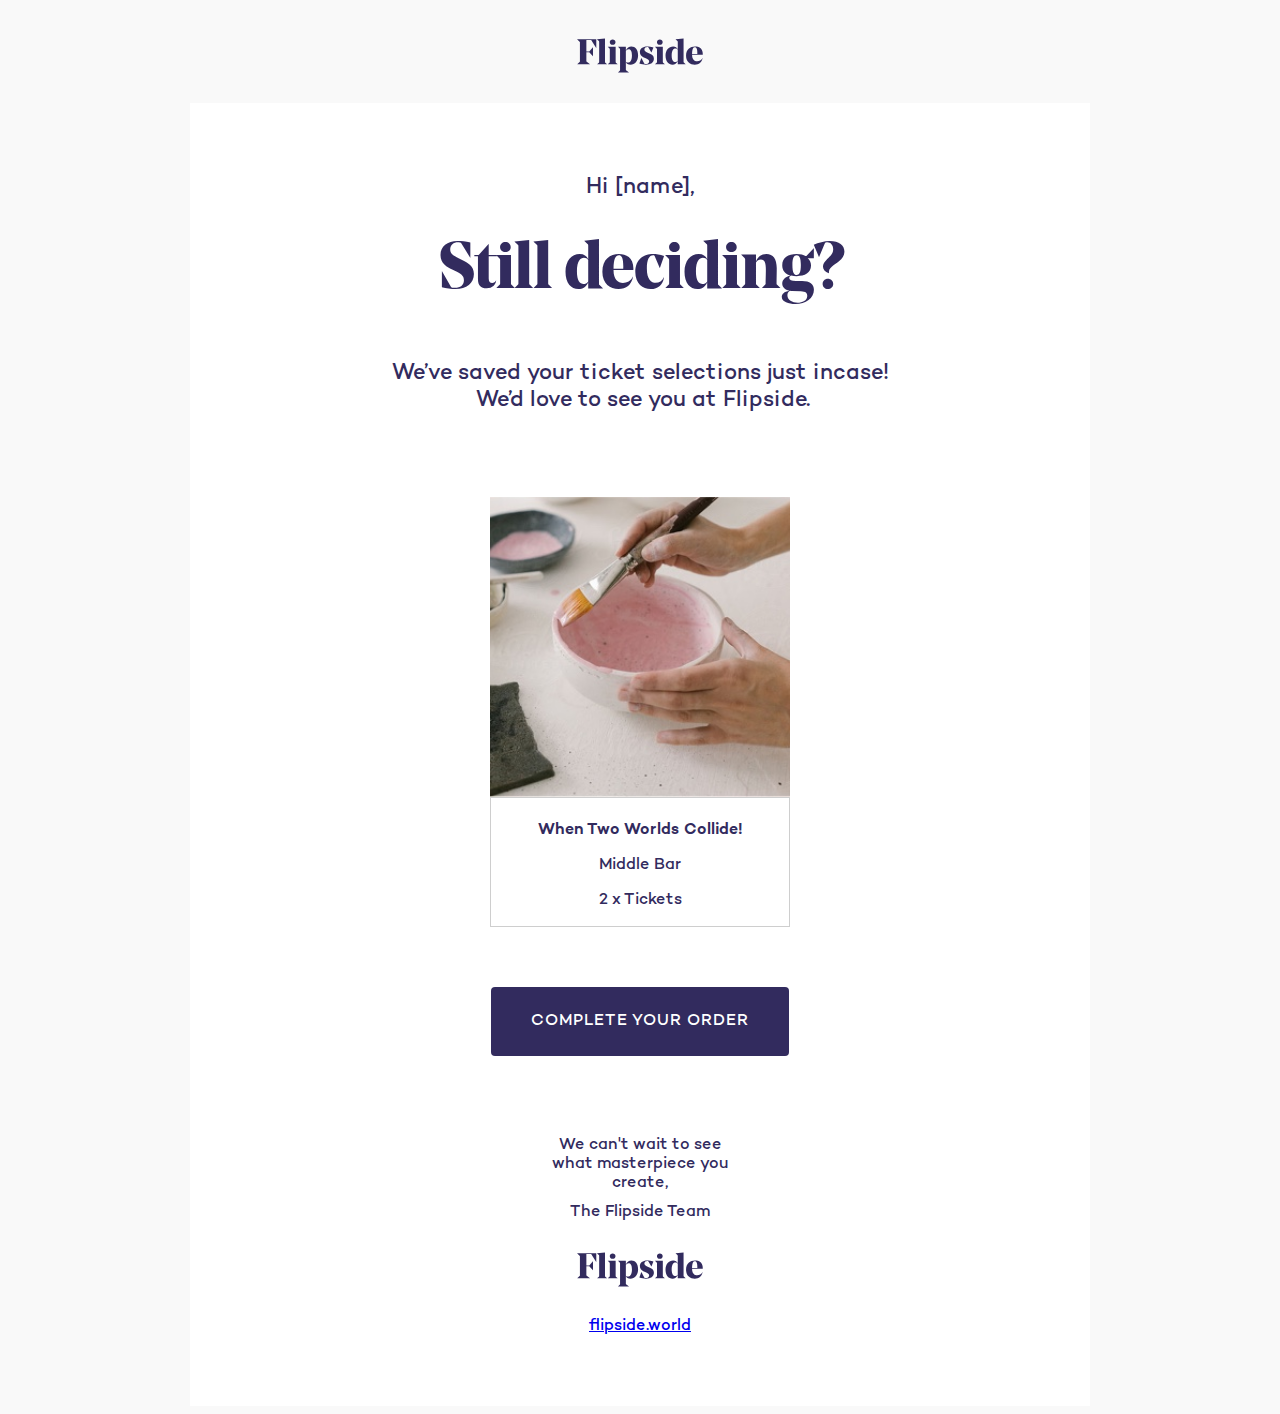
<file: cartabandonment.html>
<!DOCTYPE html PUBLIC "-//W3C//DTD XHTML 1.0 Transitional//EN"
"http://www.w3.org/TR/xhtml1/DTD/xhtml1-transitional.dtd">

<html xmlns="http://www.w3.org/1999/xhtml" lang="en" xml:lang="en">
  <head>
    <link rel="stylesheet" type="text/css" href="css/app.css">
    <meta http-equiv="Content-Type" content="text/html; charset=utf-8">
    <meta name="viewport" content="width=device-width">
    <title>Cart Abandonment</title>
    <!-- <style> -->
  </head>
  <body>
    <div class="header">
      <img src="img/logo.svg">
    </div>
    <div class="email-body">
      <div class="row">
        <h3 class="text-center">Hi [name],</h3>
        <h1 class="text-center larger-heading">Still deciding?</h1>
        <h3 class="text-center">We’ve saved your ticket selections just incase!<br> We’d love to see you at Flipside.</h3>
      </div>
      <div class="row">
        <div class="event-card">
          <div class="event-card--image" style="background-image: url('img/eventimage.jpg');"></div>
          <div class="event-card--details">
            <h4>When Two Worlds Collide!</h4>
            <p>Middle Bar</p>
            <p>2 x Tickets</p>
          </div>
        </div>
      </div>
      <div class="row text-center">
        <a href="#" class="button">Complete your Order</a>
      </div>
      <div class="footer text-center">
        <p>We can't wait to see what masterpiece you create,</p>
        <p>The Flipside Team</p>
        <img src="img/logo.svg">
        <a href="http://flipside.world">flipside.world</a>
      </div>
    </div>
  </body>
</html>
</file>
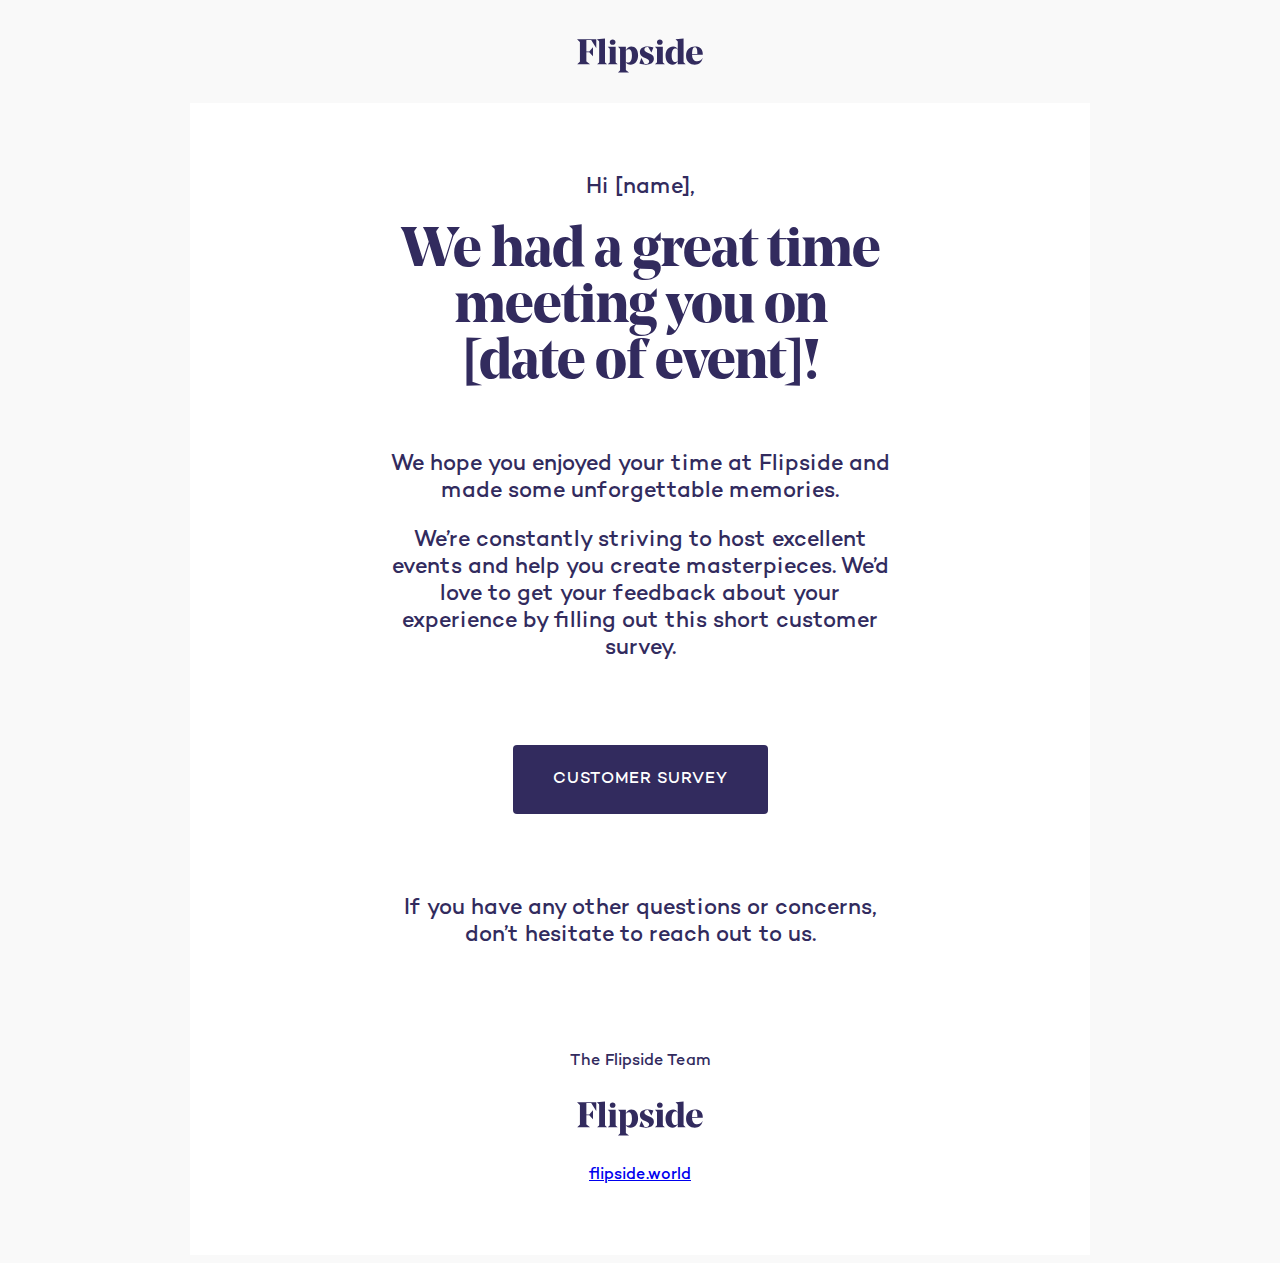
<file: feedback.html>
<!DOCTYPE html PUBLIC "-//W3C//DTD XHTML 1.0 Transitional//EN"
"http://www.w3.org/TR/xhtml1/DTD/xhtml1-transitional.dtd">

<html xmlns="http://www.w3.org/1999/xhtml" lang="en" xml:lang="en">
  <head>
    <link rel="stylesheet" type="text/css" href="css/app.css">
    <meta http-equiv="Content-Type" content="text/html; charset=utf-8">
    <meta name="viewport" content="width=device-width">
    <title>Feedback</title>
    <!-- <style> -->
  </head>
  <body>
    <div class="header">
      <img src="img/logo.svg">
    </div>
    <div class="email-body">
      <div class="row">
        <h3 class="text-center">Hi [name],</h3>
        <h1 class="text-center">We had a great time meeting you on<br> [date of event]!</h1>
        <h3 class="text-center">We hope you enjoyed your time at Flipside and made some unforgettable memories.</h3>
        <h3 class="text-center">We’re constantly striving to host excellent events and help you create masterpieces. We’d love to get your feedback about your experience by filling out this short customer survey.</h3>
      </div>
      <div class="row text-center">
        <a href="#" class="button">Customer Survey</a>
      </div>
      <div class="row">
        <h3 class="text-center">If you have any other questions or concerns, don’t hesitate to reach out to us.</h3>
      </div>
      <div class="footer text-center">
        <p>The Flipside Team</p>
        <img src="img/logo.svg">
        <a href="http://flipside.world">flipside.world</a>
      </div>
    </div>
  </body>
</html>
</file>
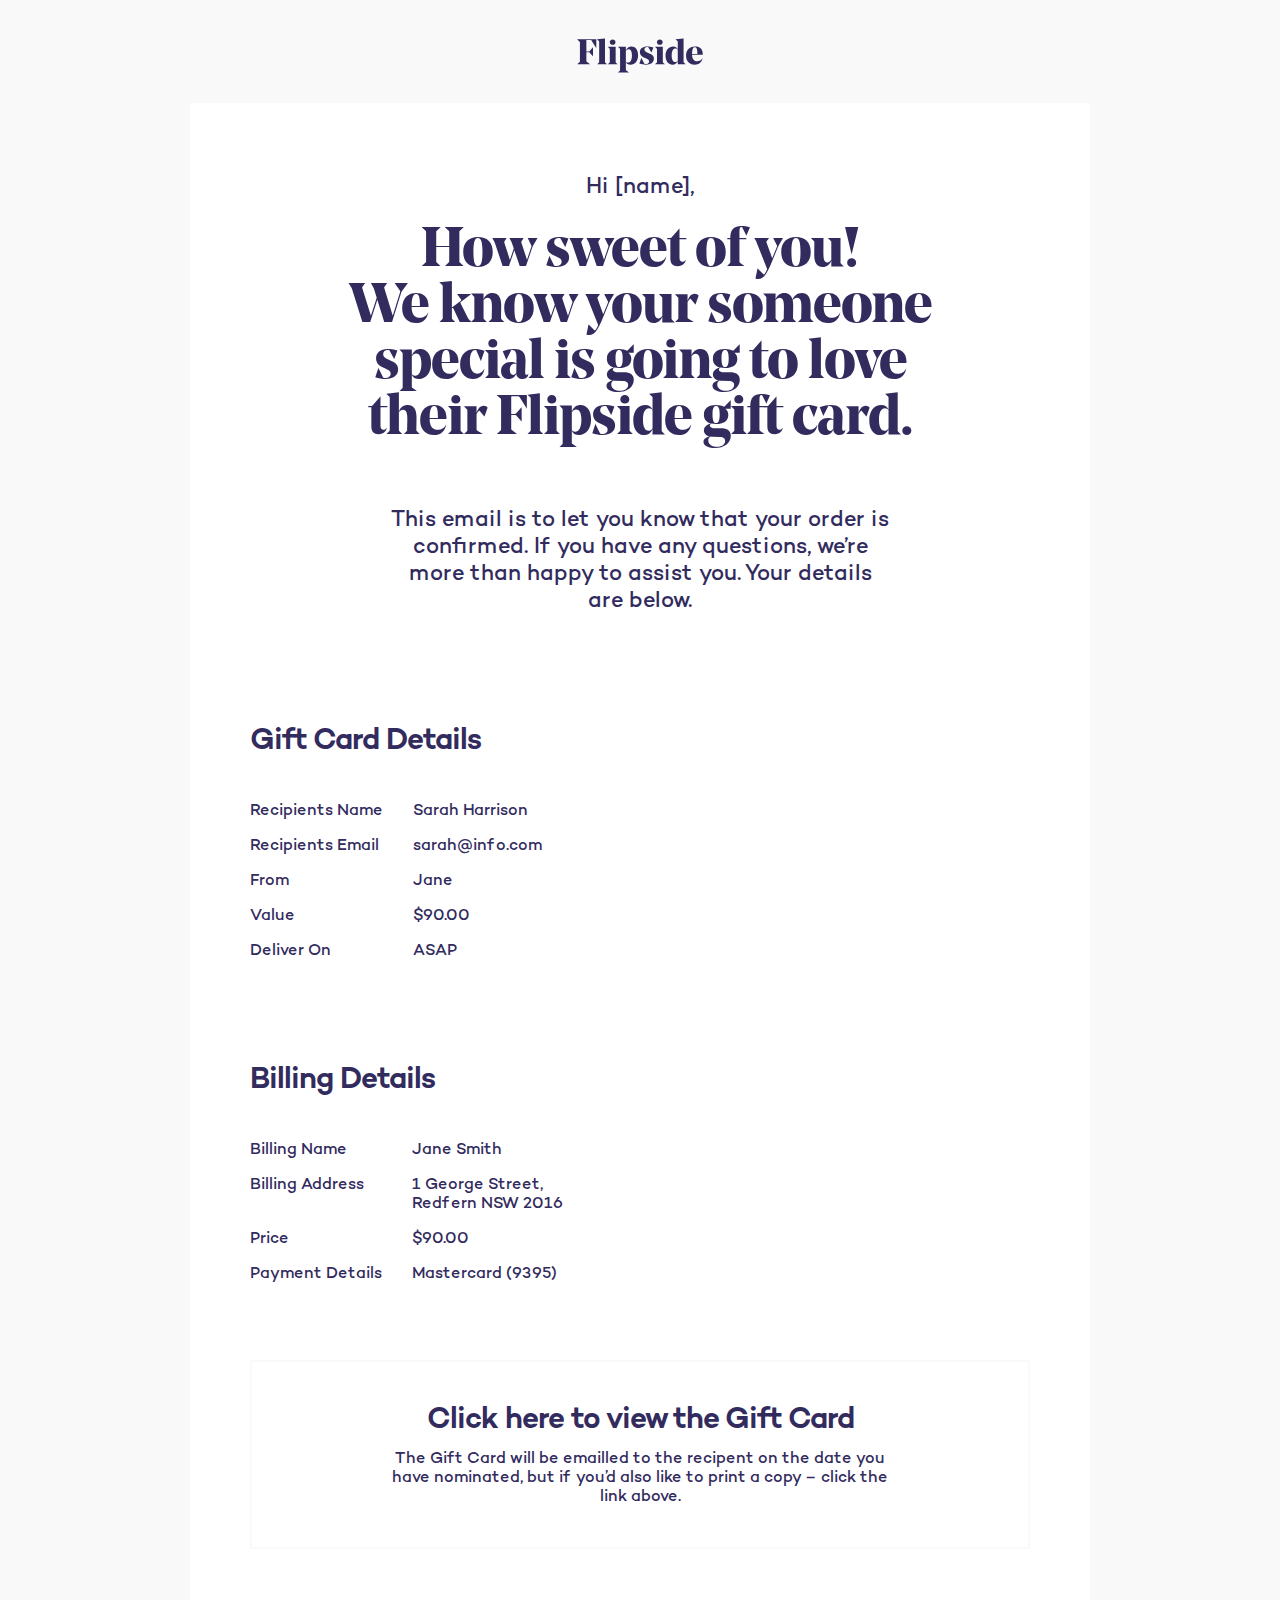
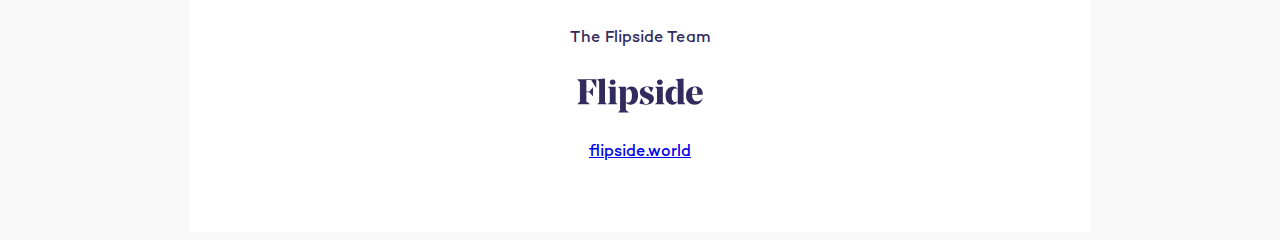
<file: giftcardconfirmation.html>
<!DOCTYPE html PUBLIC "-//W3C//DTD XHTML 1.0 Transitional//EN"
"http://www.w3.org/TR/xhtml1/DTD/xhtml1-transitional.dtd">

<html xmlns="http://www.w3.org/1999/xhtml" lang="en" xml:lang="en">
  <head>
    <link rel="stylesheet" type="text/css" href="css/app.css">
    <meta http-equiv="Content-Type" content="text/html; charset=utf-8">
    <meta name="viewport" content="width=device-width">
    <title>Gift Card Confirmation</title>
    <!-- <style> -->
  </head>
  <body>
    <div class="header">
      <img src="img/logo.svg">
    </div>
    <div class="email-body">
      <div class="row">
        <h3 class="text-center">Hi [name],</h3>
        <h1 class="text-center">How sweet of you! <br>We know your someone special is going to love their Flipside gift card.</h1>
        <h3 class="text-center">This email is to let you know that your order is confirmed. If you have any questions, we’re more than happy to assist you. Your details are below.</h3>
      </div>
      <div class="row">
        <h2>Gift Card Details</h2>
        <div class="column-wrapper">
          <div class="column">
            <p>Recipients Name</p>
            <p>Recipients Email</p>
            <p>From</p>
            <p>Value</p>
            <p>Deliver On</p>
          </div>
          <div class="column">
            <p>Sarah Harrison</p>
            <p>sarah@info.com</p>
            <p>Jane</p>
            <p>$90.00</p>
            <p>ASAP</p>
          </div>
        </div>
      </div>
      <div class="row">
        <h2>Billing Details</h2>
        <div class="column-wrapper">
          <div class="column">
            <p>Billing Name</p>
            <p>Billing Address<br><br></p>
            <p>Price</p>
            <p>Payment Details</p>

          </div>
          <div class="column">
            <p>Jane Smith</p>
            <p>1 George Street,<br>Redfern NSW 2016</p>
            <p>$90.00</p>
            <p>Mastercard (9395)</p>
          </div>
        </div>
      </div>
      <div class="row">
        <div class="cta">
          <h2>Click here to view the Gift Card</h2>
          <p>The Gift Card will be emailled to the recipent on the date you have nominated, but if you’d also like to print a copy – click the link above.</p>
        </div>
      </div>
      <div class="footer text-center">
        <p>The Flipside Team</p>
        <img src="img/logo.svg">
        <a href="http://flipside.world">flipside.world</a>
      </div>
    </div>
  </body>
</html>
</file>
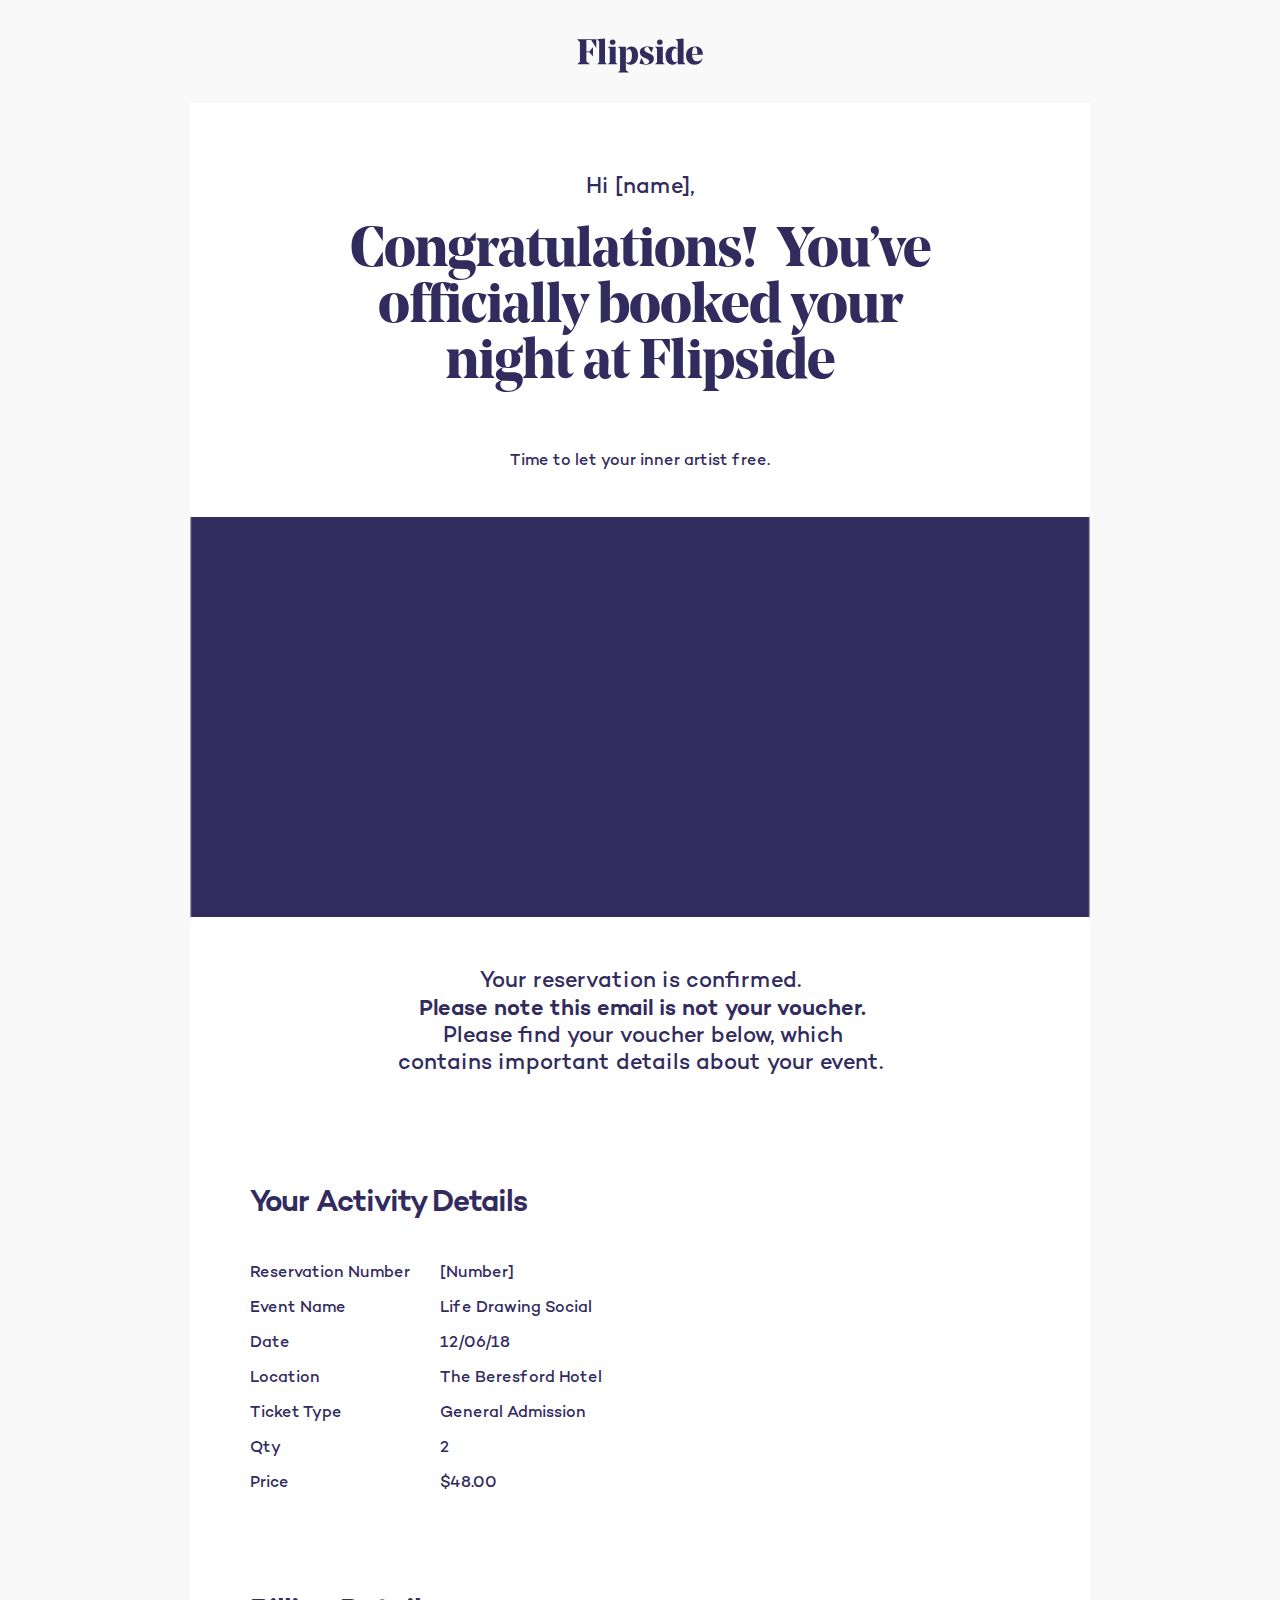
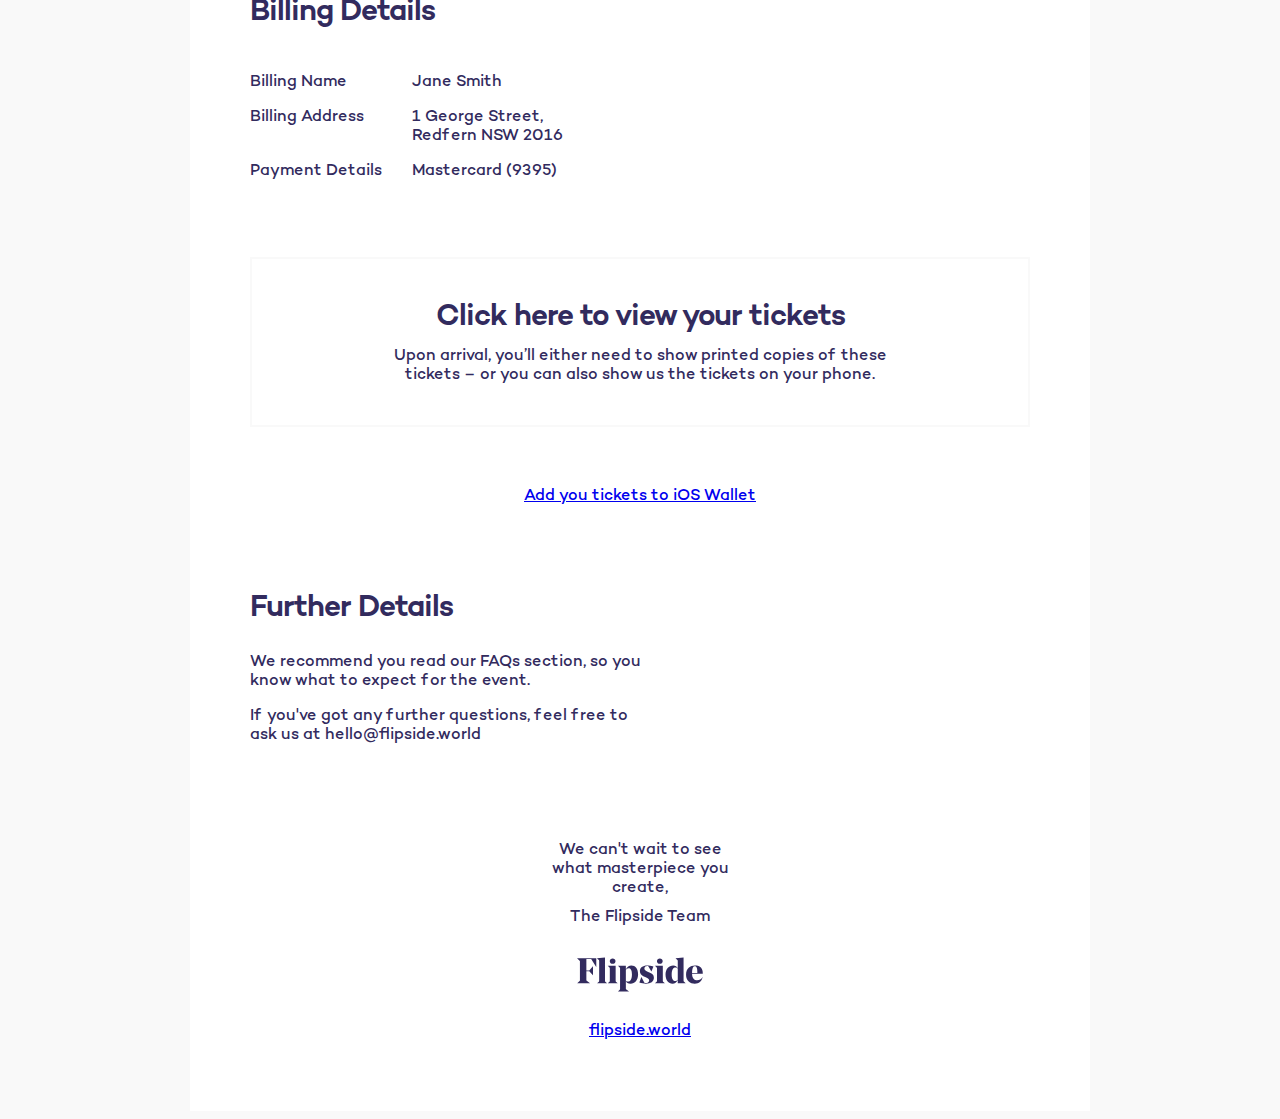
<file: orderconfirmation.html>
<!DOCTYPE html PUBLIC "-//W3C//DTD XHTML 1.0 Transitional//EN"
"http://www.w3.org/TR/xhtml1/DTD/xhtml1-transitional.dtd">

<html xmlns="http://www.w3.org/1999/xhtml" lang="en" xml:lang="en">
  <head>
    <link rel="stylesheet" type="text/css" href="css/app.css">
    <meta http-equiv="Content-Type" content="text/html; charset=utf-8">
    <meta name="viewport" content="width=device-width">
    <title>Order Confirmation</title>
    <!-- <style> -->
  </head>
  <body>
    <div class="header">
      <img src="img/logo.svg">
    </div>
    <div class="email-body">
      <div class="row">
        <h3 class="text-center">Hi [name],</h3>
        <h1 class="text-center">Congratulations!  You’ve officially booked your night at Flipside</h1>
        <p class="text-center">Time to let your inner artist free.</p>
      </div>
      <div class="hero-image" style="background-image: url('img/placeholder.png');"></div>
      <div class="row">
        <h3 class="text-center">Your reservation is confirmed.<br>  <em>Please note this email is not your voucher.</em><br>  Please find your voucher below, which contains important details about your event.</h2>
      </div>
      <div class="row">
        <h2>Your Activity Details</h2>
        <div class="column-wrapper">
          <div class="column">
            <p>Reservation Number</p>
            <p>Event Name</p>
            <p>Date</p>
            <p>Location</p>
            <p>Ticket Type</p>
            <p>Qty</p>
            <p>Price</p>
          </div>
          <div class="column">
            <p>[Number]</p>
            <p>Life Drawing Social</p>
            <p>12/06/18</p>
            <p>The Beresford Hotel</p>
            <p>General Admission</p>
            <p>2</p>
            <p>$48.00</p>
          </div>
        </div>
      </div>
      <div class="row">
        <h2>Billing Details</h2>
        <div class="column-wrapper">
          <div class="column">
            <p>Billing Name</p>
            <p>Billing Address<br><br></p>
            <p>Payment Details</p>

          </div>
          <div class="column">
            <p>Jane Smith</p>
            <p>1 George Street,<br>Redfern NSW 2016</p>
            <p>Mastercard (9395)</p>
          </div>
        </div>
      </div>
      <div class="row">
        <div class="cta">
          <h2>Click here to view your tickets</h2>
          <p>Upon arrival, you’ll either need to show printed copies of these tickets – or you can also show us the tickets on your phone.</p>
        </div>
      </div>
      <div class="row text-center">
        <a href="#">Add you tickets to iOS Wallet</a>
      </div>
      <div class="row">
        <h2>Further Details</h2>
        <p>We recommend you read our FAQs section, so you know what to expect for the event.</p>
        <p>If you've got any further questions, feel free to ask us at hello@flipside.world</p>
      </div>
      <div class="footer text-center">
        <p>We can't wait to see what masterpiece you create,</p>
        <p>The Flipside Team</p>
        <img src="img/logo.svg">
        <a href="http://flipside.world">flipside.world</a>
      </div>
    </div>
  </body>
</html>
</file>
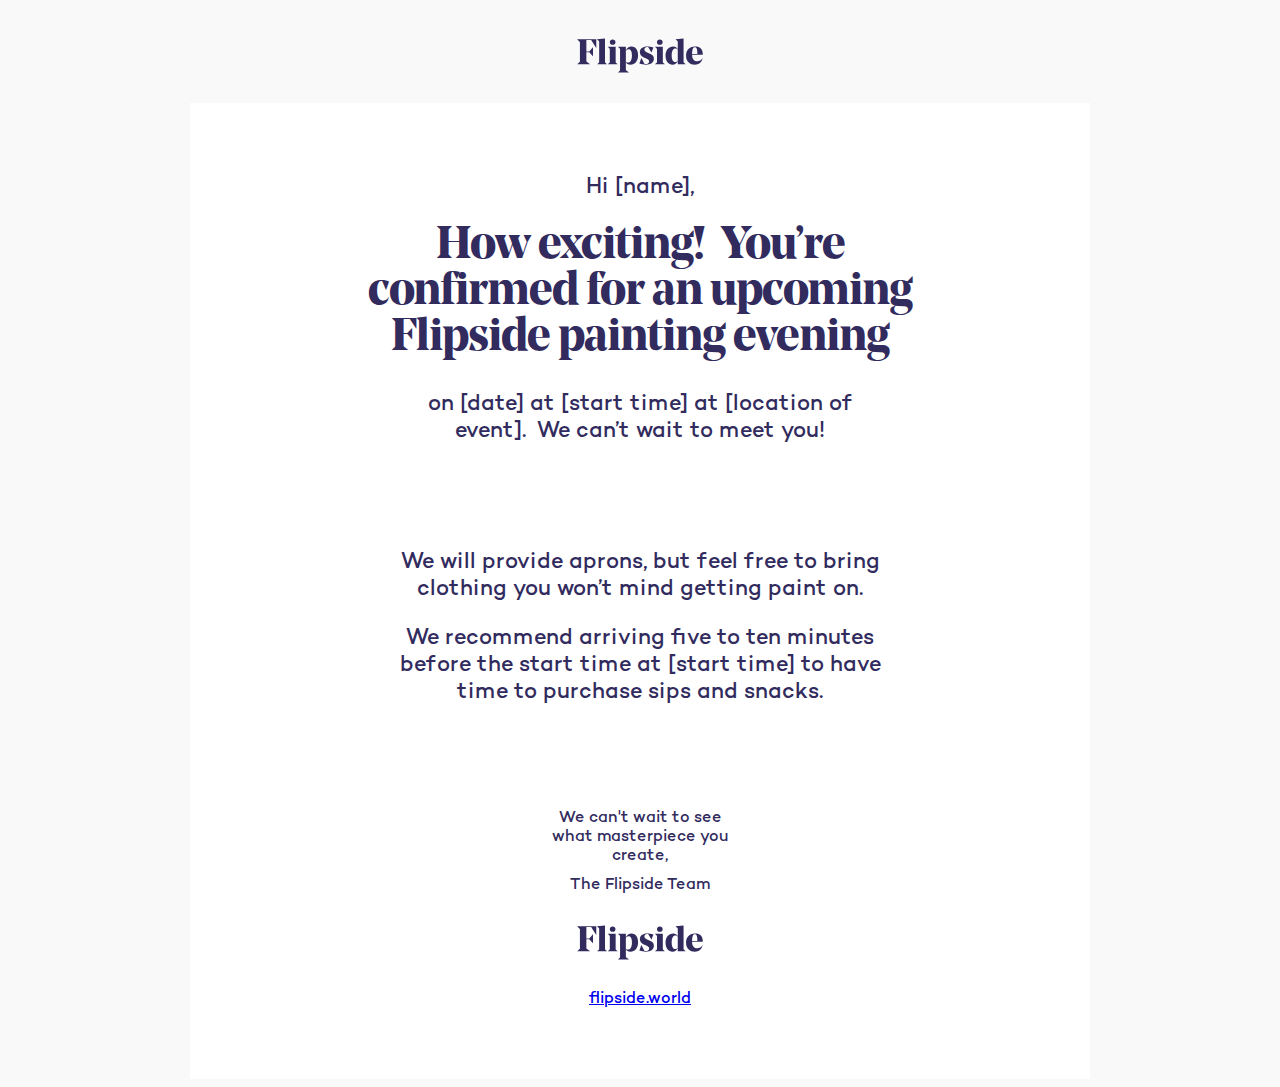
<file: reminder.html>
<!DOCTYPE html PUBLIC "-//W3C//DTD XHTML 1.0 Transitional//EN"
"http://www.w3.org/TR/xhtml1/DTD/xhtml1-transitional.dtd">

<html xmlns="http://www.w3.org/1999/xhtml" lang="en" xml:lang="en">
  <head>
    <link rel="stylesheet" type="text/css" href="css/app.css">
    <meta http-equiv="Content-Type" content="text/html; charset=utf-8">
    <meta name="viewport" content="width=device-width">
    <title>Reminder</title>
    <!-- <style> -->
  </head>
  <body>
    <div class="header">
      <img src="img/logo.svg">
    </div>
    <div class="email-body">
      <div class="row">
        <h3 class="text-center">Hi [name],</h3>
        <h1 class="text-center smaller-heading">How exciting!  You’re confirmed for an upcoming Flipside painting evening</h1>
        <h3 class="text-center">on [date] at [start time] at [location of event].  We can’t wait to meet you!</h3>
      </div>
      <div class="row text-center">
        <h3 class="text-center">We will provide aprons, but feel free to bring clothing you won’t mind getting paint on.</h3>
        <h3 class="text-center">We recommend arriving five to ten minutes before the start time at [start time] to have time to purchase sips and snacks.</h3>
      </div>
      <div class="footer text-center">
        <p>We can't wait to see what masterpiece you create,</p>
        <p>The Flipside Team</p>
        <img src="img/logo.svg">
        <a href="http://flipside.world">flipside.world</a>
      </div>
    </div>
  </body>
</html>
</file>
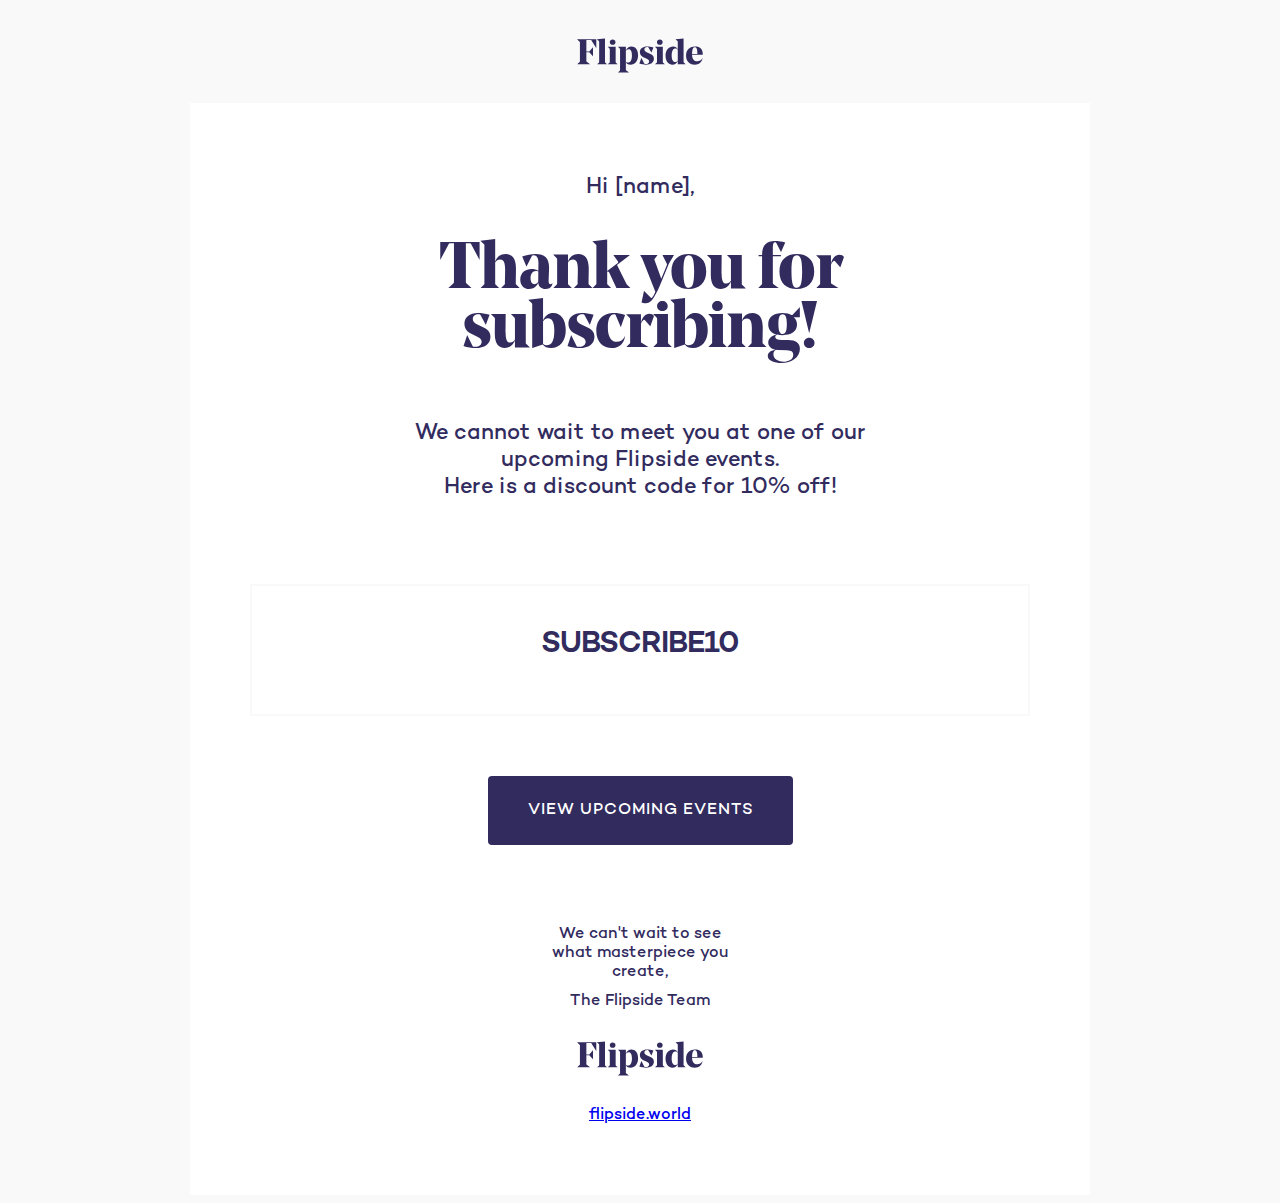
<file: thankyouforsubscribing.html>
<!DOCTYPE html PUBLIC "-//W3C//DTD XHTML 1.0 Transitional//EN"
"http://www.w3.org/TR/xhtml1/DTD/xhtml1-transitional.dtd">

<html xmlns="http://www.w3.org/1999/xhtml" lang="en" xml:lang="en">
  <head>
    <link rel="stylesheet" type="text/css" href="css/app.css">
    <meta http-equiv="Content-Type" content="text/html; charset=utf-8">
    <meta name="viewport" content="width=device-width">
    <title>Thank You for Subscribing!</title>
    <!-- <style> -->
  </head>
  <body>
    <div class="header">
      <img src="img/logo.svg">
    </div>
    <div class="email-body">
      <div class="row">
        <h3 class="text-center">Hi [name],</h3>
        <h1 class="text-center larger-heading">Thank you for subscribing!</h1>
        <h3 class="text-center">We cannot wait to meet you at one of our upcoming Flipside events.<br>Here is a discount code for 10% off!</h3>
      </div>
      <div class="row">
        <div class="cta">
          <h2>SUBSCRIBE10</h2>
        </div>
      </div>
      <div class="row text-center">
        <a href="#" class="button">View Upcoming Events</a>
      </div>
      <div class="footer text-center">
        <p>We can't wait to see what masterpiece you create,</p>
        <p>The Flipside Team</p>
        <img src="img/logo.svg">
        <a href="http://flipside.world">flipside.world</a>
      </div>
    </div>
  </body>
</html>
</file>
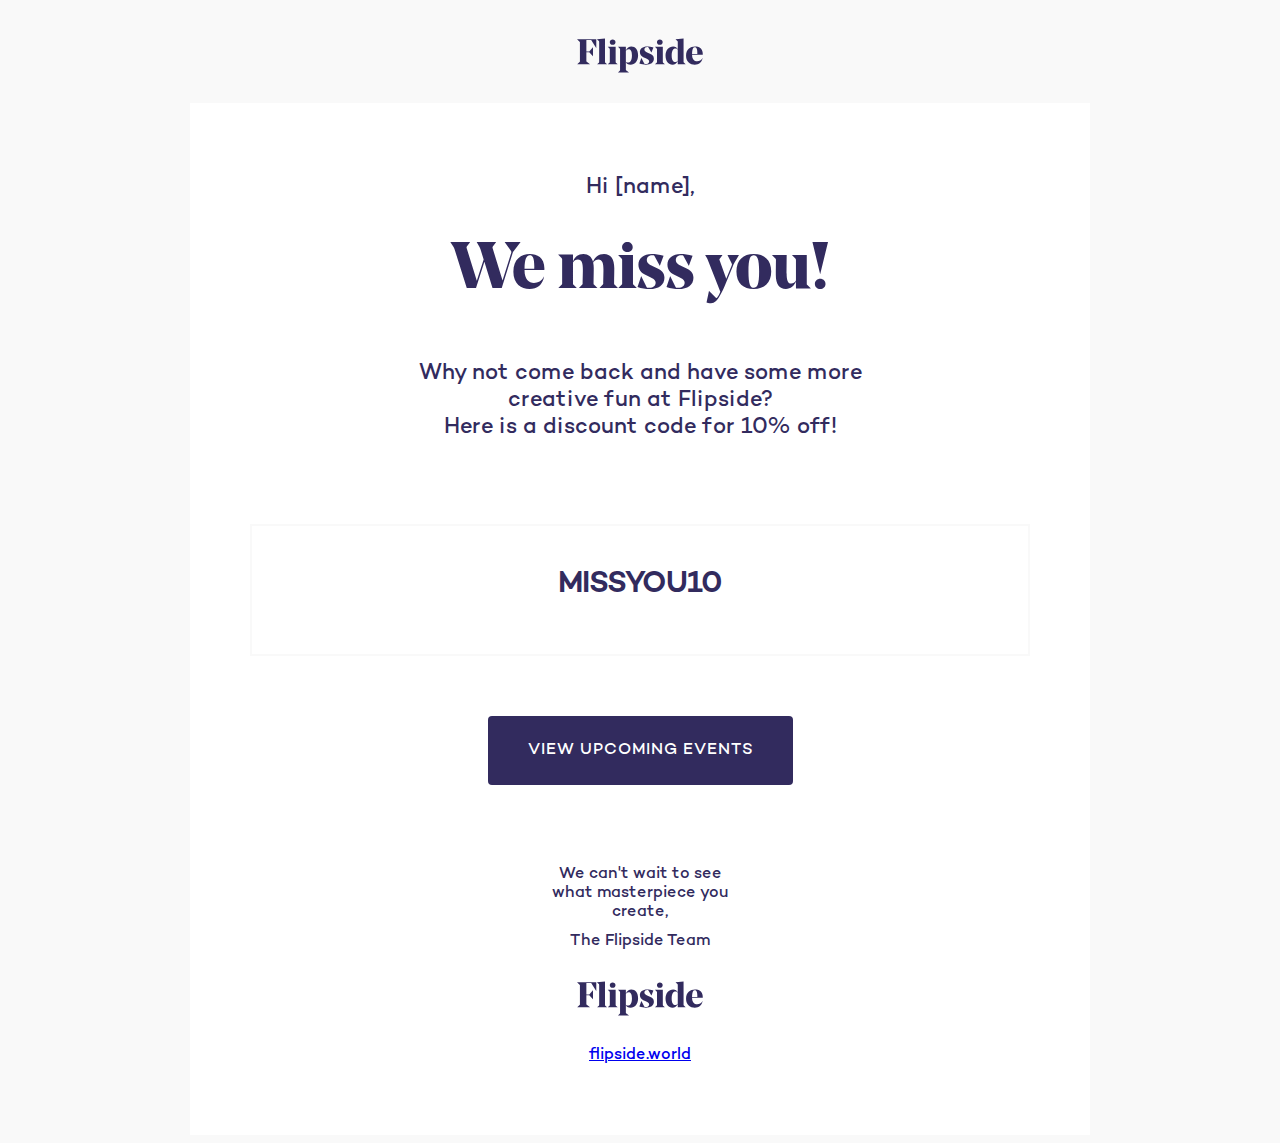
<file: wemissyou.html>
<!DOCTYPE html PUBLIC "-//W3C//DTD XHTML 1.0 Transitional//EN"
"http://www.w3.org/TR/xhtml1/DTD/xhtml1-transitional.dtd">

<html xmlns="http://www.w3.org/1999/xhtml" lang="en" xml:lang="en">
  <head>
    <link rel="stylesheet" type="text/css" href="css/app.css">
    <meta http-equiv="Content-Type" content="text/html; charset=utf-8">
    <meta name="viewport" content="width=device-width">
    <title>We Miss You!</title>
    <!-- <style> -->
  </head>
  <body>
    <div class="header">
      <img src="img/logo.svg">
    </div>
    <div class="email-body">
      <div class="row">
        <h3 class="text-center">Hi [name],</h3>
        <h1 class="text-center larger-heading">We miss you!</h1>
        <h3 class="text-center">Why not come back and have some more creative fun at Flipside?<br>Here is a discount code for 10% off!</h3>
      </div>
      <div class="row">
        <div class="cta">
          <h2>MISSYOU10</h2>
        </div>
      </div>
      <div class="row text-center">
        <a href="#" class="button">View Upcoming Events</a>
      </div>
      <div class="footer text-center">
        <p>We can't wait to see what masterpiece you create,</p>
        <p>The Flipside Team</p>
        <img src="img/logo.svg">
        <a href="http://flipside.world">flipside.world</a>
      </div>
    </div>
  </body>
</html>
</file>
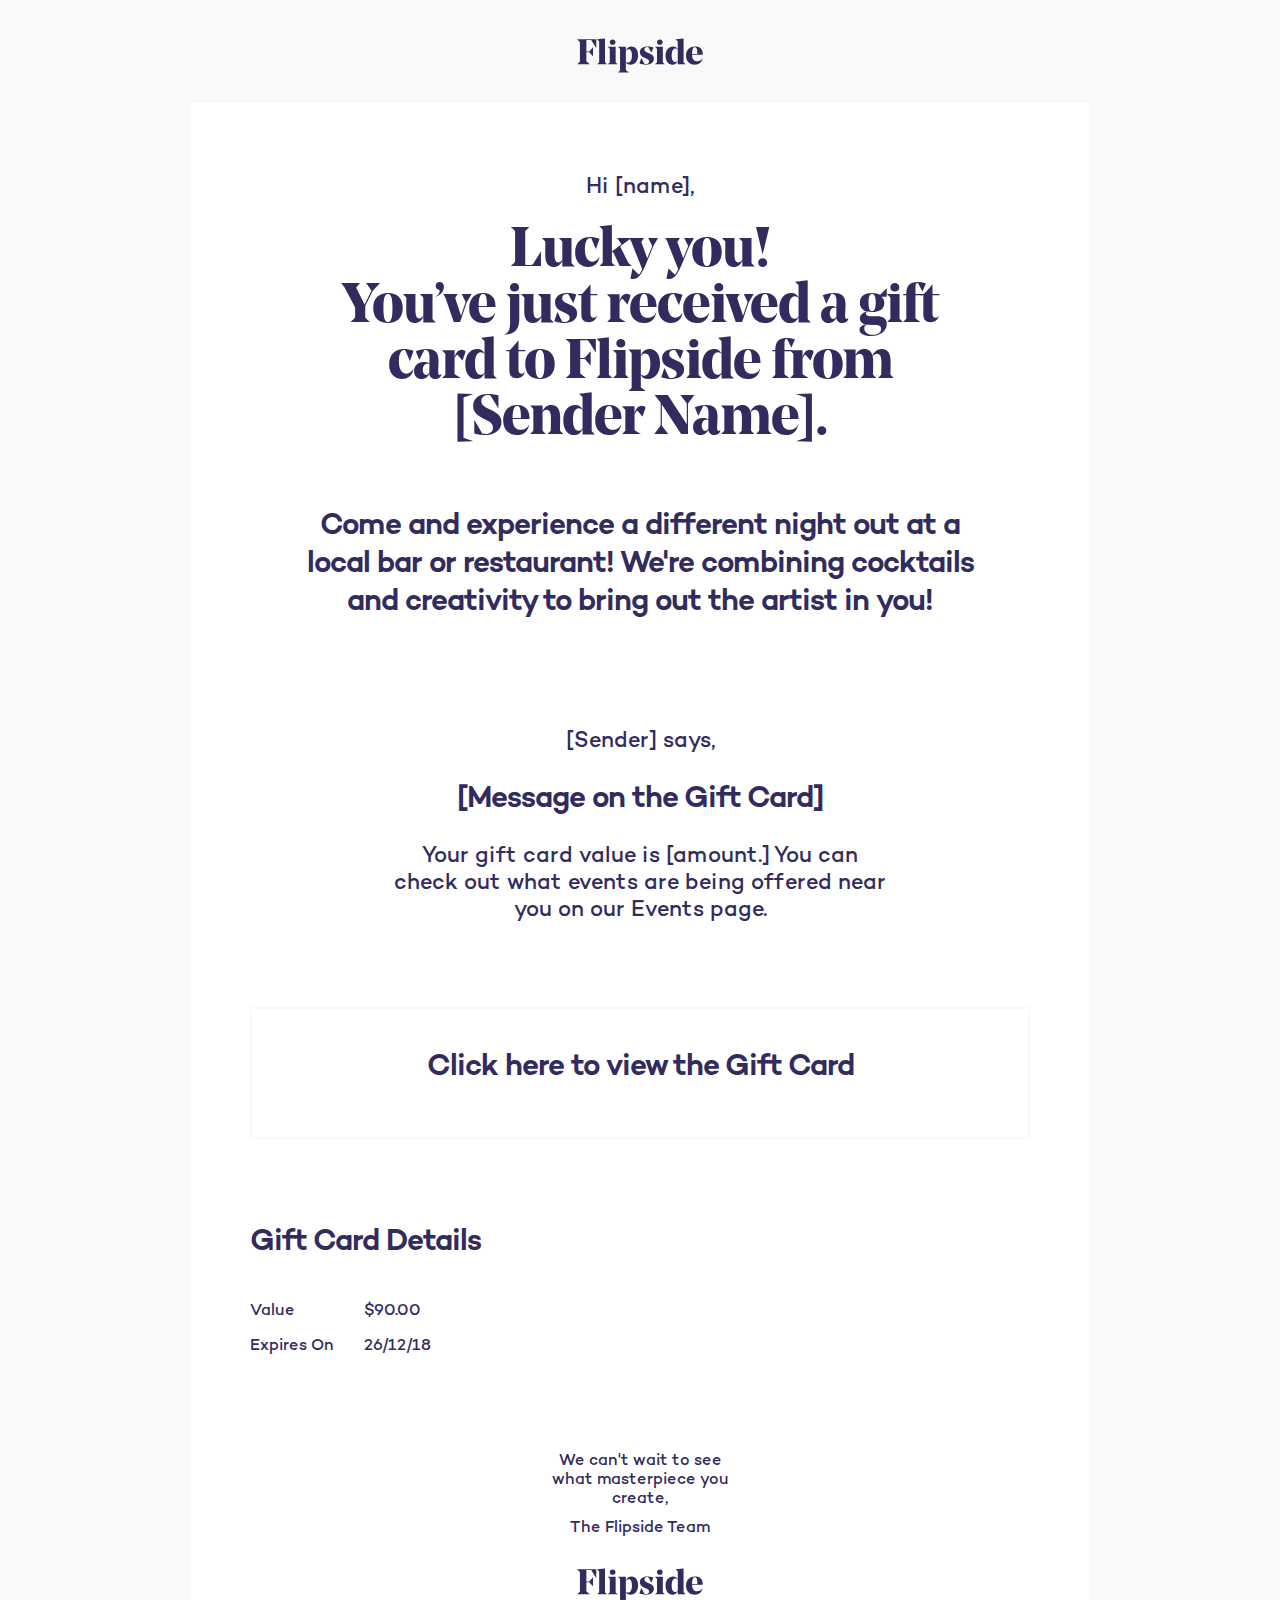
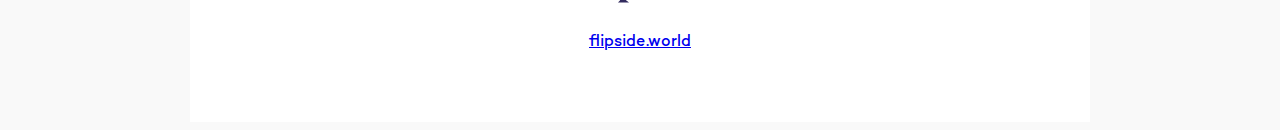
<file: transactional-emails/giftcarddelivery.html>
<!DOCTYPE html PUBLIC "-//W3C//DTD XHTML 1.0 Transitional//EN"
"http://www.w3.org/TR/xhtml1/DTD/xhtml1-transitional.dtd">

<html xmlns="http://www.w3.org/1999/xhtml" lang="en" xml:lang="en">
  <head>
    <link rel="stylesheet" type="text/css" href="css/app.css">
    <meta http-equiv="Content-Type" content="text/html; charset=utf-8">
    <meta name="viewport" content="width=device-width">
    <title>Gift Card Delivery</title>
    <!-- <style> -->
  </head>
  <body>
    <div class="header">
      <img src="img/logo.svg">
    </div>
    <div class="email-body">
      <div class="row">
        <h3 class="text-center">Hi [name],</h3>
        <h1 class="text-center">Lucky you!<br> You’ve just received a gift card to Flipside from [Sender Name].</h1>
        <h2 class="text-center">Come and experience a different night out at a local bar or restaurant! We're combining cocktails and creativity to bring out the artist in you!</h2>
      </div>
      <div class="row">
        <h3 class="text-center">[Sender] says,</h3>
        <h2 class="text-center">[Message on the Gift Card]</h2>
        <h3 class="text-center">Your gift card value is [amount.] You can check out what events are being offered near you on our Events page.</h3>
      </div>
      <div class="row">
        <div class="cta">
          <h2>Click here to view the Gift Card</h2>
        </div>
      </div>
      <div class="row">
        <h2>Gift Card Details</h2>
        <div class="column-wrapper">
          <div class="column">
            <p>Value</p>
            <p>Expires On</p>
          </div>
          <div class="column">
            <p>$90.00</p>
            <p>26/12/18</p>
          </div>
        </div>
      </div>
      <div class="footer text-center">
        <p>We can't wait to see what masterpiece you create,</p>
        <p>The Flipside Team</p>
        <img src="img/logo.svg">
        <a href="http://flipside.world">flipside.world</a>
      </div>
    </div>
  </body>
</html>
</file>
<file: css/app.css>
@font-face {
  font-family: 'Campton-Medium';
  src: url('../webfonts/35DFAD_1_0.eot');
  src: url('../webfonts/35DFAD_1_0.eot?#iefix') format('embedded-opentype'),
  url('../webfonts/35DFAD_1_0.woff2') format('woff2'),
  url('../webfonts/35DFAD_1_0.woff') format('woff'),
  url('../webfonts/35DFAD_1_0.ttf') format('truetype');
  font-weight: 600;
	font-style: normal;
}

@font-face {
  font-family: 'Campton-SemiBold';
  src: url('../webfonts/35DFAD_2_0.eot');
  src: url('../webfonts/35DFAD_2_0.eot?#iefix') format('embedded-opentype'),
  url('../webfonts/35DFAD_2_0.woff2') format('woff2'),
  url('../webfonts/35DFAD_2_0.woff') format('woff'),
  url('../webfonts/35DFAD_2_0.ttf') format('truetype');
  font-weight: 700;
	font-style: normal;
}

@font-face {
  font-family: 'NoeDisplay-Bold';
  src: url('../webfonts/noedisplaybold.eot'),
  url('../webfonts/noedisplaybold.woff') format('woff');
  font-weight: 800;
	font-style: normal;
}

* {
  box-sizing: border-box;
}

body {
  background-color: #F9F9F9;
  color: #322B5E;
  font-family: 'Campton-Medium', 'Helvetica Neue', Helvetica, sans-serif;
}


h1 {
  font-family: 'NoeDisplay-Bold', 'Campton-Medium', 'Helvetica Neue', Helvetica, sans-serif;
  font-size: 56px;
  letter-spacing: -1px;
  line-height: 1;
  max-width: 600px;
  margin: 0 auto 60px auto;
}

.smaller-heading {
  font-size: 46px;
  margin-bottom: 30px;
}

.larger-heading {
  font-size: 66px;
  line-height: 0.9;
  margin-top: 40px;
}

h2 {
  max-width: 700px;
  font-family: 'Campton-SemiBold';
  font-size: 30px;
  letter-spacing: -1px;
}

h2.text-center {
  margin-left: auto;
  margin-right: auto;
}

h3 {
  font-size: 22px;
  max-width: 500px;
}

h3.text-center {
  margin-left: auto;
  margin-right: auto;
}

p {
  max-width: 400px;
}

p.text-center {
  margin-left: auto;
  margin-right: auto;
}

.button {
  padding: 25px 40px;
  color: white;
  background-color: #322B5E;
  text-transform: uppercase;
  letter-spacing: 1px;
  text-decoration: none;
  border-radius: 4px;
  display: inline-block;
  margin-left: auto;
  margin-right: auto;
}

em {
  font-style: normal;
  font-family: 'Campton-SemiBold'
}

.header {
  max-width: 900px;
  margin: 0 auto;
  text-align: center;
  padding: 30px 0;
}

.email-body {
  padding-top: 20px;
  max-width: 900px;
  margin: 0 auto;
  min-height: 100px;
  background-color: white;
}

.footer {
  padding-top: 40px;
  padding-bottom: 70px;
}

.footer img {
  display: block;
  margin: 30px auto;
}

.footer p {
  max-width: 200px;
  margin: 10px auto;
}

.row {
  padding: 30px 60px;
}

.hero-image {
  width: 100%;
  height: 400px;
  background-size: cover;
}

.text-center {
  text-align: center;
}

.column-wrapper {
  display: flex;
}

.column {
  margin-right: 30px;
}

.cta {
  width: 100%;
  padding: 40px;
  border: 2px solid #F9F9F9;
  text-align: center;
}

.cta h2 {
  margin-top: 0;
  margin-bottom: 10px;
}

.cta p {
  margin: 0 auto;
  max-width: 500px;
}

.event-card--image {
  width: 300px;
  height: 300px;
  background-size: cover;
  background-position: center;
}

.event-card {
  display: flex;
  flex-direction: column;
  align-items: center;
}

.event-card--details {
  text-align: center;
  border: 1px solid #CECECE;
  width: 300px;
}

.event-card--details h4 {
  margin-bottom: 3px;
  font-family: 'Campton-SemiBold';
  font-size:
}

.event-card--details p {
  text-align: center;
}

@media (max-width: 600px) {
  h1 {
    font-size: 36px;
    line-height: 1.2;
    margin-bottom: 10px;
  }

  h2 {
    font-size: 24px;
  }

  h3 {
    font-size: 20px;
  }

  .smaller-heading {
    font-size: 28px;
    line-height: 1.2;
    letter-spacing: -0.5px;
  }

  .row {
    padding: 10px 30px;
  }
}




/* */
</file>
<file: transactional-emails/css/app.css>
@font-face {
  font-family: 'Campton-Medium';
  src: url('../webfonts/35DFAD_1_0.eot');
  src: url('../webfonts/35DFAD_1_0.eot?#iefix') format('embedded-opentype'),
  url('../webfonts/35DFAD_1_0.woff2') format('woff2'),
  url('../webfonts/35DFAD_1_0.woff') format('woff'),
  url('../webfonts/35DFAD_1_0.ttf') format('truetype');
  font-weight: 600;
	font-style: normal;
}

@font-face {
  font-family: 'Campton-SemiBold';
  src: url('../webfonts/35DFAD_2_0.eot');
  src: url('../webfonts/35DFAD_2_0.eot?#iefix') format('embedded-opentype'),
  url('../webfonts/35DFAD_2_0.woff2') format('woff2'),
  url('../webfonts/35DFAD_2_0.woff') format('woff'),
  url('../webfonts/35DFAD_2_0.ttf') format('truetype');
  font-weight: 700;
	font-style: normal;
}

@font-face {
  font-family: 'NoeDisplay-Bold';
  src: url('../webfonts/noedisplaybold.eot'),
  url('../webfonts/noedisplaybold.woff') format('woff');
  font-weight: 800;
	font-style: normal;
}

* {
  box-sizing: border-box;
}

body {
  background-color: #F9F9F9;
  color: #322B5E;
  font-family: 'Campton-Medium', 'Helvetica Neue', Helvetica, sans-serif;
}


h1 {
  font-family: 'NoeDisplay-Bold', 'Campton-Medium', 'Helvetica Neue', Helvetica, sans-serif;
  font-size: 56px;
  letter-spacing: -1px;
  line-height: 1;
  max-width: 600px;
  margin: 0 auto 60px auto;
}

.smaller-heading {
  font-size: 46px;
  margin-bottom: 30px;
}

h2 {
  max-width: 700px;
  font-family: 'Campton-SemiBold';
  font-size: 30px;
  letter-spacing: -1px;
}

h2.text-center {
  margin-left: auto;
  margin-right: auto;
}

h3 {
  font-size: 22px;
  max-width: 500px;
}

h3.text-center {
  margin-left: auto;
  margin-right: auto;
}

p {
  max-width: 400px;
}

p.text-center {
  margin-left: auto;
  margin-right: auto;
}

.button {
  padding: 25px 40px;
  color: white;
  background-color: #322B5E;
  text-transform: uppercase;
  letter-spacing: 1px;
  text-decoration: none;
  border-radius: 4px;
  display: inline-block;
  margin-left: auto;
  margin-right: auto;
}

em {
  font-style: normal;
  font-family: 'Campton-SemiBold'
}

.header {
  max-width: 900px;
  margin: 0 auto;
  text-align: center;
  padding: 30px 0;
}

.email-body {
  padding-top: 20px;
  max-width: 900px;
  margin: 0 auto;
  min-height: 100px;
  background-color: white;
}

.footer {
  padding-top: 40px;
  padding-bottom: 70px;
}

.footer img {
  display: block;
  margin: 30px auto;
}

.footer p {
  max-width: 200px;
  margin: 10px auto;
}

.row {
  padding: 30px 60px;
}

.hero-image {
  width: 100%;
  height: 400px;
  background-size: cover;
}

.text-center {
  text-align: center;
}

.column-wrapper {
  display: flex;
}

.column {
  margin-right: 30px;
}

.cta {
  width: 100%;
  padding: 40px;
  border: 2px solid #F9F9F9;
  text-align: center;
}

.cta h2 {
  margin-top: 0;
  margin-bottom: 10px;
}

.cta p {
  margin: 0 auto;
  max-width: 500px;
}

@media (max-width: 600px) {
  h1 {
    font-size: 36px;
    line-height: 1.2;
    margin-bottom: 10px;
  }

  h2 {
    font-size: 24px;
  }

  h3 {
    font-size: 20px;
  }

  .smaller-heading {
    font-size: 28px;
    line-height: 1.2;
    letter-spacing: -0.5px;
  }

  .row {
    padding: 10px 30px;
  }
}




/* */
</file>
